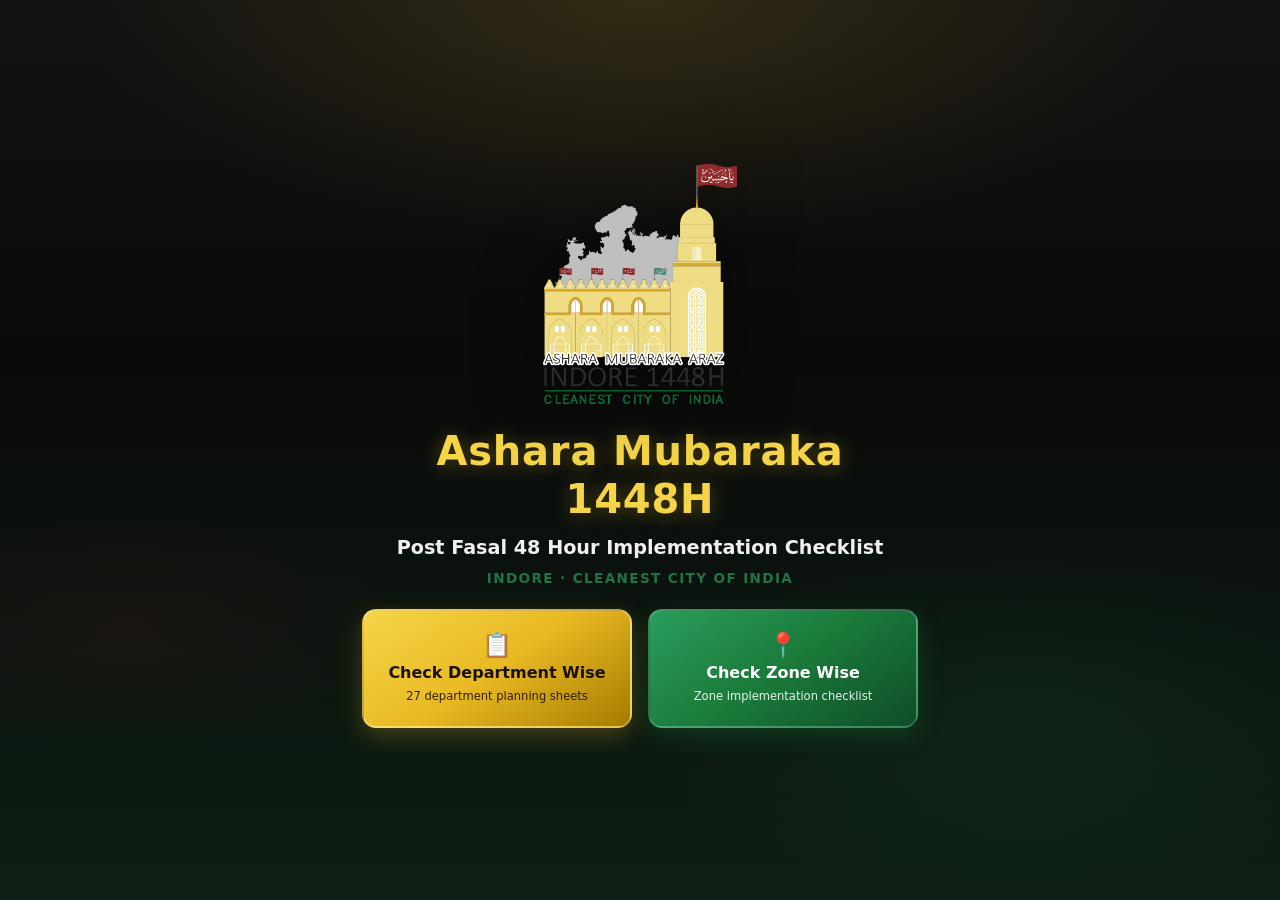
<file: index.html>
<!DOCTYPE html>
<html lang="en">
  <head>
    <meta charset="UTF-8" />
    <meta name="viewport" content="width=device-width, initial-scale=1.0, viewport-fit=cover" />
    <title>Ashara Mubaraka 1448H | Post Fasal Checklist</title>
    <link rel="stylesheet" href="css/landing.css" />
  </head>
  <body class="landing-page">
    <div class="landing-bg" aria-hidden="true"></div>
    <main class="landing">
      <div class="landing-hero">
        <img
          src="assets/ashara-logo.png"
          alt="Ashara Mubaraka Araz — Indore 1448H"
          class="landing-logo"
          width="300"
          height="240"
        />
        <div class="landing-headings">
          <h1 class="landing-title">Ashara Mubaraka 1448H</h1>
          <p class="landing-subtitle">Post Fasal 48 Hour Implementation Checklist</p>
          <p class="landing-tagline">Indore · Cleanest City of India</p>
        </div>
        <div class="landing-actions">
          <a href="department.html" class="landing-btn landing-btn--gold">
            <span class="landing-btn-icon" aria-hidden="true">📋</span>
            <span class="landing-btn-label">Check Department Wise</span>
            <span class="landing-btn-hint">27 department planning sheets</span>
          </a>
          <a href="zone.html" class="landing-btn landing-btn--green">
            <span class="landing-btn-icon" aria-hidden="true">📍</span>
            <span class="landing-btn-label">Check Zone Wise</span>
            <span class="landing-btn-hint">Zone implementation checklist</span>
          </a>
        </div>
      </div>
    </main>
  </body>
</html>
</file>
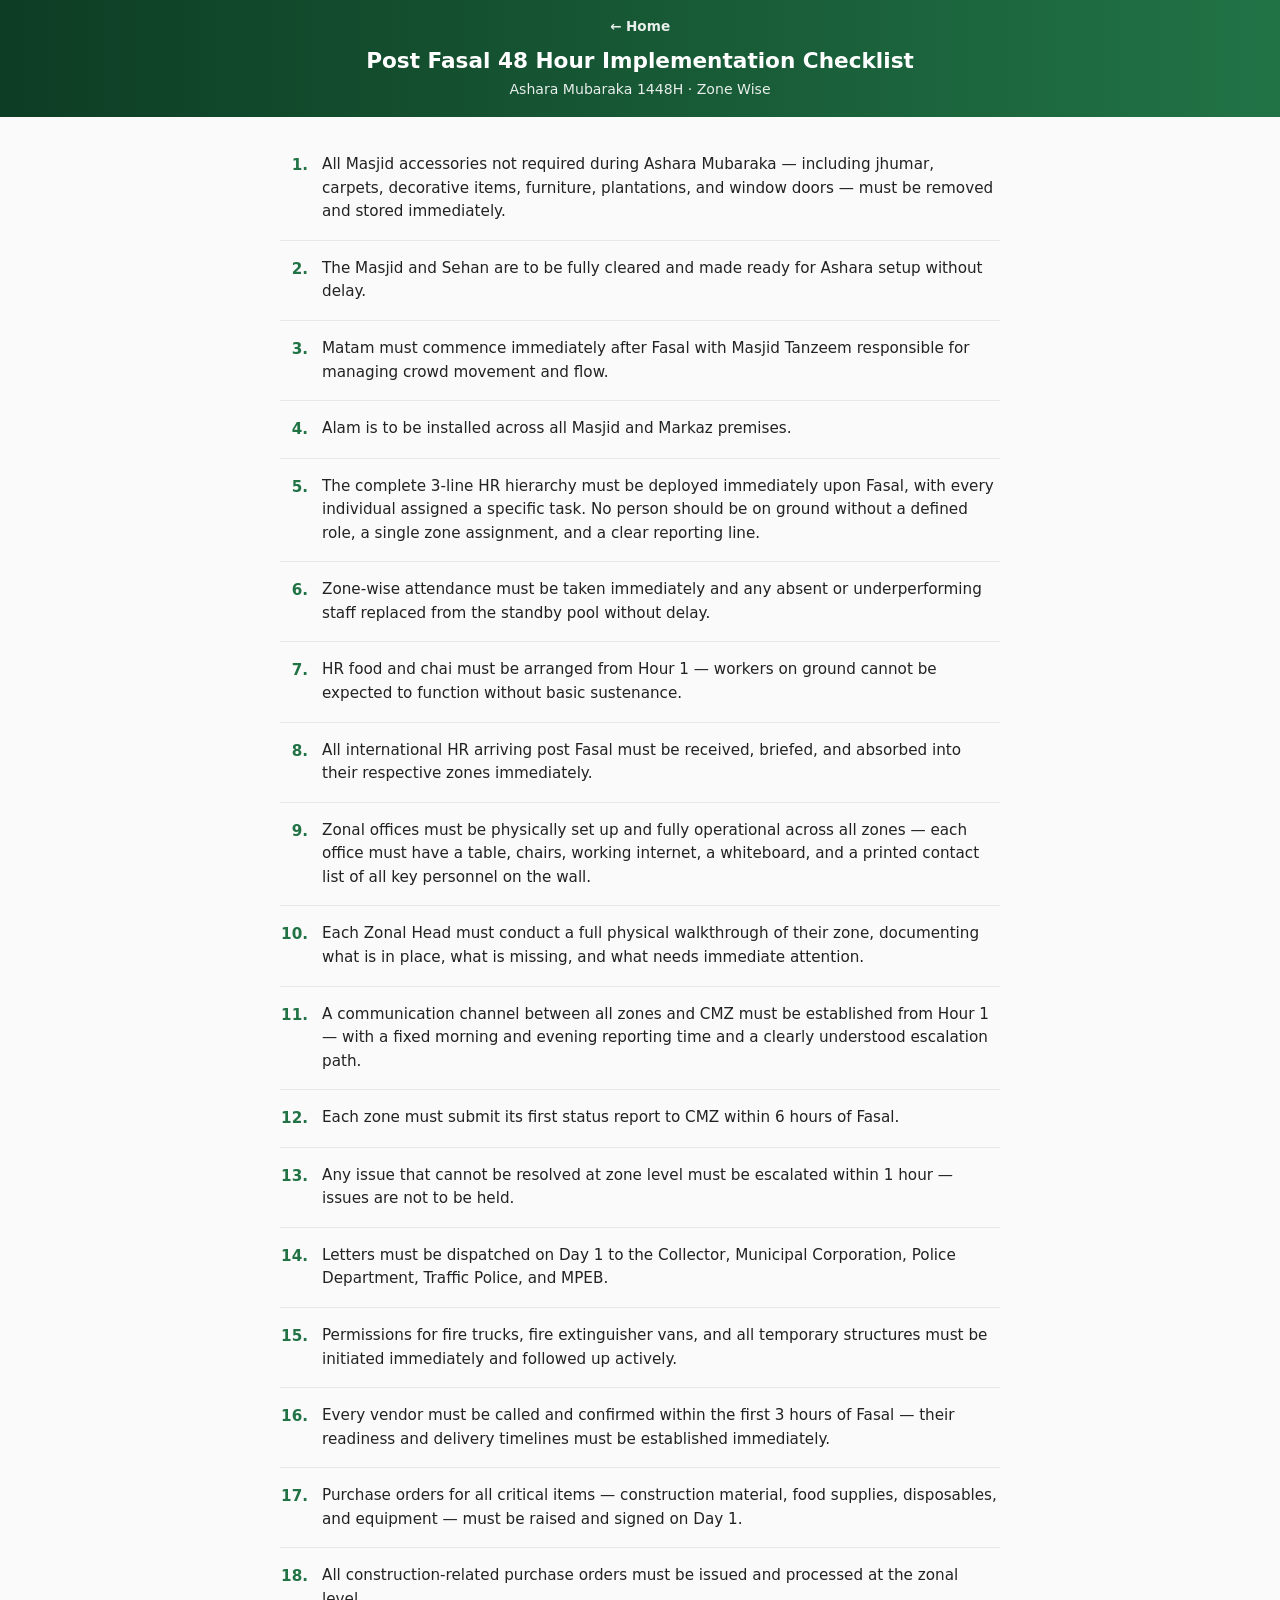
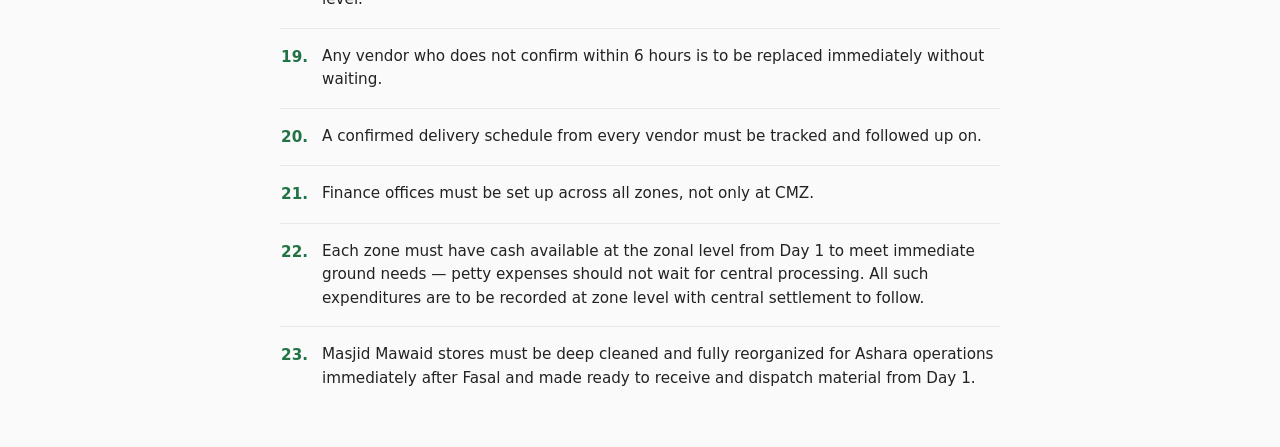
<file: zone.html>
<!DOCTYPE html>
<html lang="en">
  <head>
    <meta charset="UTF-8" />
    <meta name="viewport" content="width=device-width, initial-scale=1.0" />
    <title>Zone Wise Checklist | Ashara Mubaraka 1448H</title>
    <link rel="stylesheet" href="css/zone.css" />
  </head>
  <body class="zone-page">
    <header class="zone-header">
      <a href="index.html" class="zone-home">← Home</a>
      <div class="zone-header-text">
        <h1>Post Fasal 48 Hour Implementation Checklist</h1>
        <p>Ashara Mubaraka 1448H · Zone Wise</p>
      </div>
    </header>

    <ol id="zone-list" class="zone-list" aria-label="Zone implementation checklist"></ol>

    <script src="js/zone-data.js"></script>
    <script src="js/zone-app.js"></script>
  </body>
</html>
</file>
<file: css/landing.css>
:root {
  --gold: #e8b923;
  --gold-light: #f5d547;
  --gold-dark: #a67c00;
  --crimson: #b91c3a;
  --green: #1a7a3a;
  --green-bright: #217346;
  --bg-deep: #0a0a0a;
  --text: #1a1a1a;
  --muted: #5c5c5c;
  --font: "Segoe UI", system-ui, -apple-system, sans-serif;
}

*,
*::before,
*::after {
  box-sizing: border-box;
}

html {
  height: 100%;
  overflow-x: hidden;
}

body.landing-page {
  margin: 0;
  min-height: 100%;
  min-height: 100dvh;
  font-family: var(--font);
  overflow-x: hidden;
  overflow-y: auto;
  -webkit-overflow-scrolling: touch;
  background: var(--bg-deep);
}

.landing-page {
  display: flex;
  flex-direction: column;
  align-items: center;
  justify-content: center;
  width: 100%;
  min-height: 100vh;
  min-height: 100dvh;
  padding:
    max(12px, env(safe-area-inset-top, 0px))
    max(16px, env(safe-area-inset-right, 0px))
    max(20px, env(safe-area-inset-bottom, 0px))
    max(16px, env(safe-area-inset-left, 0px));
  position: relative;
  overflow-x: hidden;
  overflow-y: auto;
}

.landing-bg {
  position: fixed;
  inset: 0;
  z-index: 0;
  background:
    radial-gradient(ellipse 80% 50% at 50% 0%, rgba(232, 185, 35, 0.15) 0%, transparent 55%),
    radial-gradient(ellipse 60% 40% at 80% 80%, rgba(26, 122, 58, 0.12) 0%, transparent 50%),
    radial-gradient(ellipse 50% 30% at 10% 70%, rgba(185, 28, 58, 0.08) 0%, transparent 45%),
    linear-gradient(180deg, #121212 0%, var(--bg-deep) 40%, #0d1f14 100%);
  pointer-events: none;
}

.landing {
  position: relative;
  z-index: 1;
  width: min(720px, 100%);
  flex-shrink: 0;
  margin: auto;
}

.landing-hero {
  display: flex;
  flex-direction: column;
  align-items: center;
  text-align: center;
  gap: clamp(12px, 2.5vh, 28px);
  width: 100%;
}

.landing-logo {
  display: block;
  width: min(300px, 78vw);
  max-width: 100%;
  max-height: min(36vh, 240px);
  height: auto;
  object-fit: contain;
  filter: drop-shadow(0 12px 32px rgba(0, 0, 0, 0.5));
}

.landing-headings {
  width: 100%;
  max-width: 520px;
  padding: 0 4px;
}

.landing-title {
  margin: 0 0 clamp(6px, 1.5vh, 12px);
  font-size: clamp(1.35rem, 4.5vw + 0.5rem, 2.5rem);
  font-weight: 700;
  color: var(--gold-light);
  line-height: 1.2;
  letter-spacing: 0.02em;
  text-shadow: 0 2px 20px rgba(232, 185, 35, 0.35);
  word-wrap: break-word;
}

.landing-subtitle {
  margin: 0 0 clamp(4px, 1vh, 10px);
  font-size: clamp(0.9rem, 2.5vw + 0.4rem, 1.2rem);
  font-weight: 600;
  color: #f0f0f0;
  line-height: 1.4;
}

.landing-tagline {
  margin: 0;
  font-size: clamp(0.7rem, 2vw, 0.85rem);
  font-weight: 600;
  letter-spacing: 0.1em;
  text-transform: uppercase;
  color: var(--green-bright);
}

.landing-actions {
  display: grid;
  grid-template-columns: 1fr 1fr;
  gap: clamp(10px, 2vh, 16px);
  width: 100%;
  max-width: 560px;
  padding: 0 2px;
}

.landing-btn {
  display: flex;
  flex-direction: column;
  align-items: center;
  justify-content: center;
  gap: clamp(4px, 0.8vh, 6px);
  min-height: 72px;
  padding: clamp(14px, 2.5vh, 22px) clamp(12px, 3vw, 18px);
  border-radius: 14px;
  text-decoration: none;
  transition: transform 0.2s, box-shadow 0.2s, filter 0.2s;
  border: 2px solid transparent;
}

.landing-btn:hover {
  transform: translateY(-2px);
  box-shadow: 0 12px 32px rgba(0, 0, 0, 0.35);
}

.landing-btn-icon {
  font-size: clamp(1.2rem, 3vw, 1.5rem);
  line-height: 1;
}

.landing-btn-label {
  font-size: clamp(0.85rem, 2.5vw, 1rem);
  font-weight: 700;
  line-height: 1.25;
  text-align: center;
}

.landing-btn-hint {
  font-size: clamp(0.65rem, 2vw, 0.72rem);
  font-weight: 500;
  opacity: 0.9;
  line-height: 1.3;
  text-align: center;
}

.landing-btn--gold {
  background: linear-gradient(145deg, var(--gold-light) 0%, var(--gold) 50%, var(--gold-dark) 100%);
  color: #1a1200;
  border-color: rgba(255, 255, 255, 0.25);
  box-shadow: 0 8px 24px rgba(232, 185, 35, 0.25);
}

.landing-btn--green {
  background: linear-gradient(145deg, #2a9d5c 0%, var(--green) 50%, #0f4d28 100%);
  color: #fff;
  border-color: rgba(255, 255, 255, 0.15);
  box-shadow: 0 8px 24px rgba(26, 122, 58, 0.3);
}

/* Narrow phones: stack buttons */
@media (max-width: 520px) {
  .landing-actions {
    grid-template-columns: 1fr;
    max-width: 340px;
    margin: 0 auto;
  }
}

/* Short screens (landscape phone, small height) */
@media (max-height: 700px) {
  .landing-page {
    justify-content: flex-start;
    padding-top: max(8px, env(safe-area-inset-top, 0px));
  }

  .landing {
    margin: 0 auto;
  }

  .landing-hero {
    gap: 10px;
  }

  .landing-logo {
    max-height: min(28vh, 160px);
    width: min(220px, 70vw);
  }

  .landing-btn {
    min-height: 60px;
    padding: 12px 14px;
  }
}

@media (max-height: 520px) {
  .landing-logo {
    max-height: 22vh;
    width: min(180px, 55vw);
  }

  .landing-title {
    font-size: 1.2rem;
  }

  .landing-subtitle {
    font-size: 0.85rem;
  }

  .landing-tagline {
    display: none;
  }

  .landing-btn-hint {
    display: none;
  }
}

/* Very small width */
@media (max-width: 360px) {
  .landing-logo {
    width: 88vw;
    max-height: 32vh;
  }
}
</file>
<file: css/zone.css>
/* Zone checklist — simple list */

html,
body.zone-page {
  margin: 0;
  min-height: 100%;
  height: auto;
  overflow-x: hidden;
  overflow-y: auto;
  -webkit-overflow-scrolling: touch;
}

.zone-page {
  background: #fafafa;
  font-family: "Segoe UI", system-ui, -apple-system, sans-serif;
  color: #1a1a1a;
}

.zone-header {
  background: linear-gradient(90deg, #0d3d24 0%, #217346 100%);
  color: #fff;
  padding: 16px 20px 20px;
  text-align: center;
}

.zone-home {
  display: inline-block;
  margin-bottom: 12px;
  font-size: 0.85rem;
  font-weight: 600;
  color: rgba(255, 255, 255, 0.9);
  text-decoration: none;
}

.zone-home:hover {
  color: #f5d547;
}

.zone-header-text h1 {
  margin: 0 0 6px;
  font-size: clamp(1.1rem, 3.5vw, 1.35rem);
  font-weight: 700;
  line-height: 1.35;
}

.zone-header-text p {
  margin: 0;
  font-size: 0.88rem;
  opacity: 0.9;
}

.zone-list {
  max-width: 720px;
  margin: 0 auto;
  padding: 20px 20px 40px;
  list-style: none;
  counter-reset: none;
}

.zone-item {
  display: flex;
  gap: 14px;
  align-items: flex-start;
  padding: 16px 0;
  border-bottom: 1px solid #e8e8e8;
  line-height: 1.55;
}

.zone-item:last-child {
  border-bottom: none;
}

.zone-item-num {
  flex-shrink: 0;
  width: 28px;
  font-size: 0.95rem;
  font-weight: 700;
  color: #217346;
  text-align: right;
  padding-top: 1px;
}

.zone-item-text {
  margin: 0;
  flex: 1;
  font-size: 0.95rem;
  font-weight: 450;
  color: #222;
}

@media (max-width: 480px) {
  .zone-list {
    padding: 16px 16px 32px;
  }

  .zone-item {
    gap: 10px;
    padding: 14px 0;
  }

  .zone-item-num {
    width: 24px;
    font-size: 0.9rem;
  }

  .zone-item-text {
    font-size: 0.9rem;
  }
}
</file>
